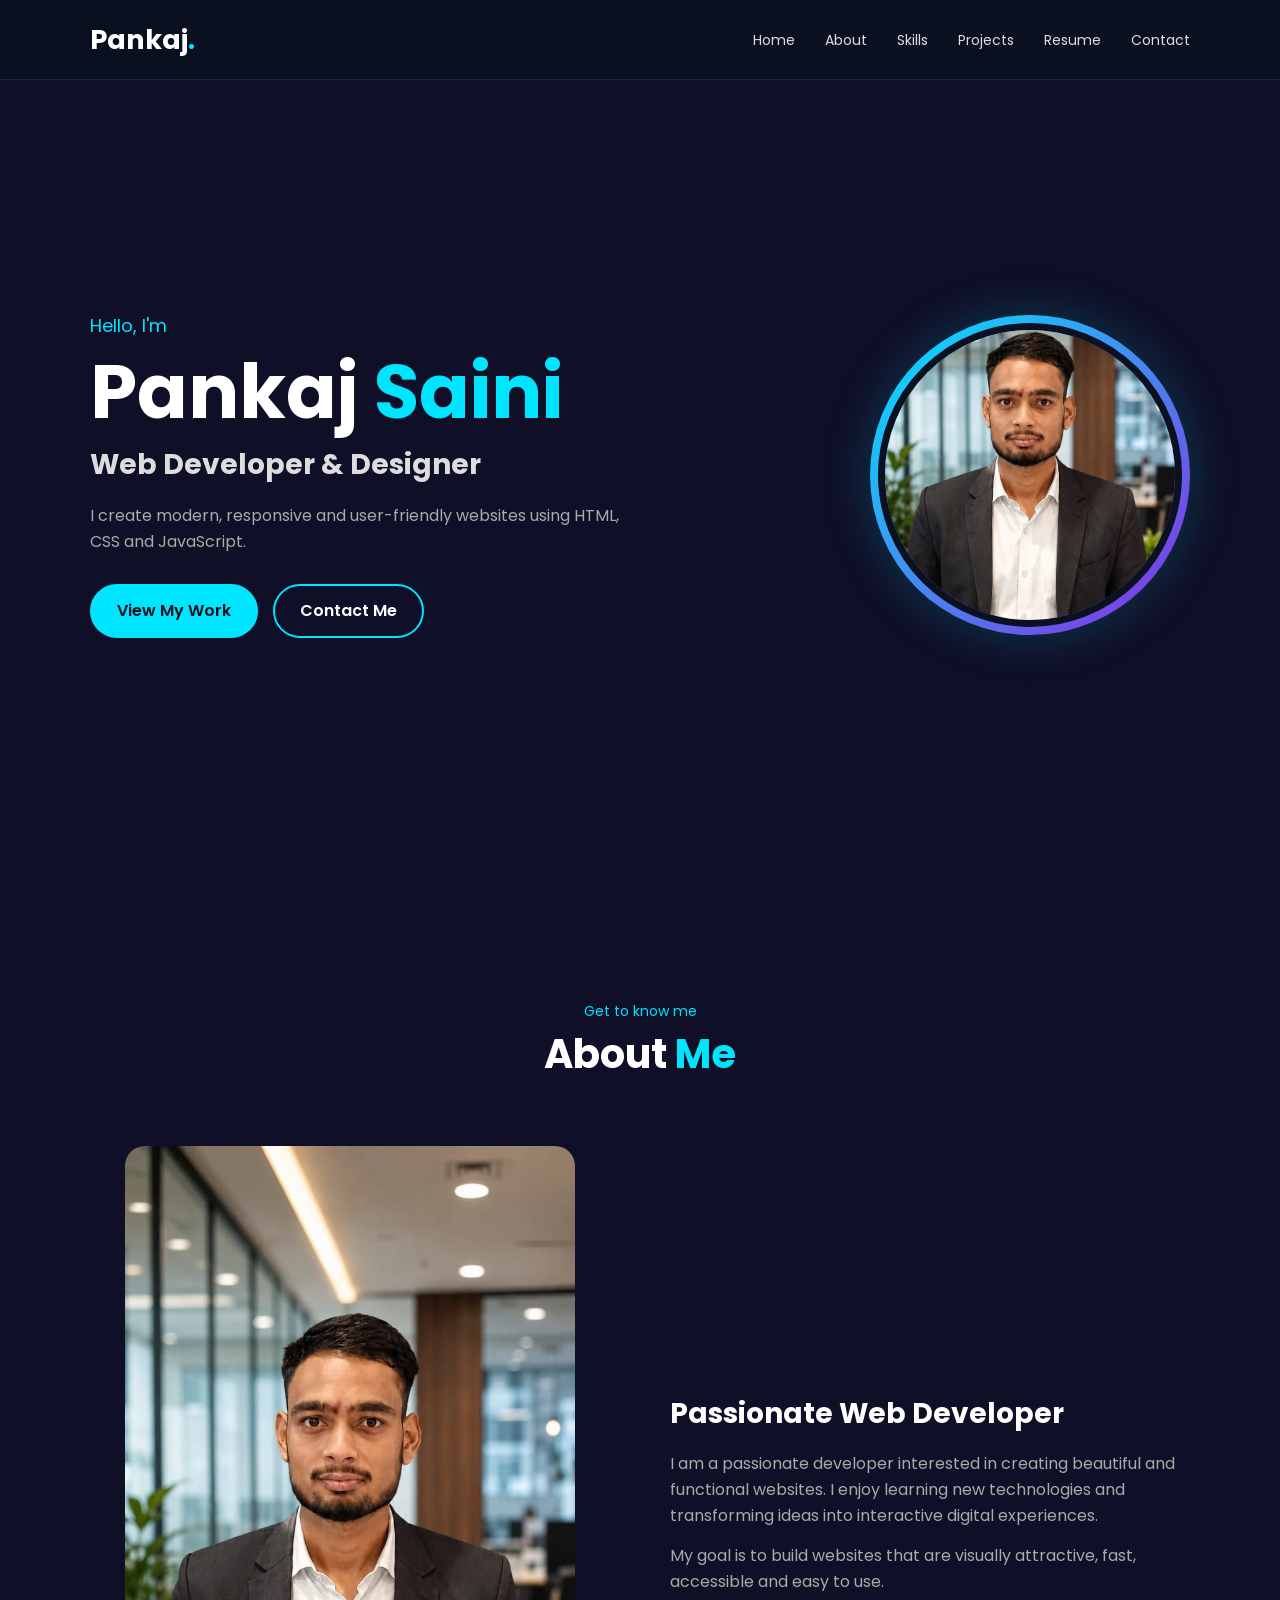
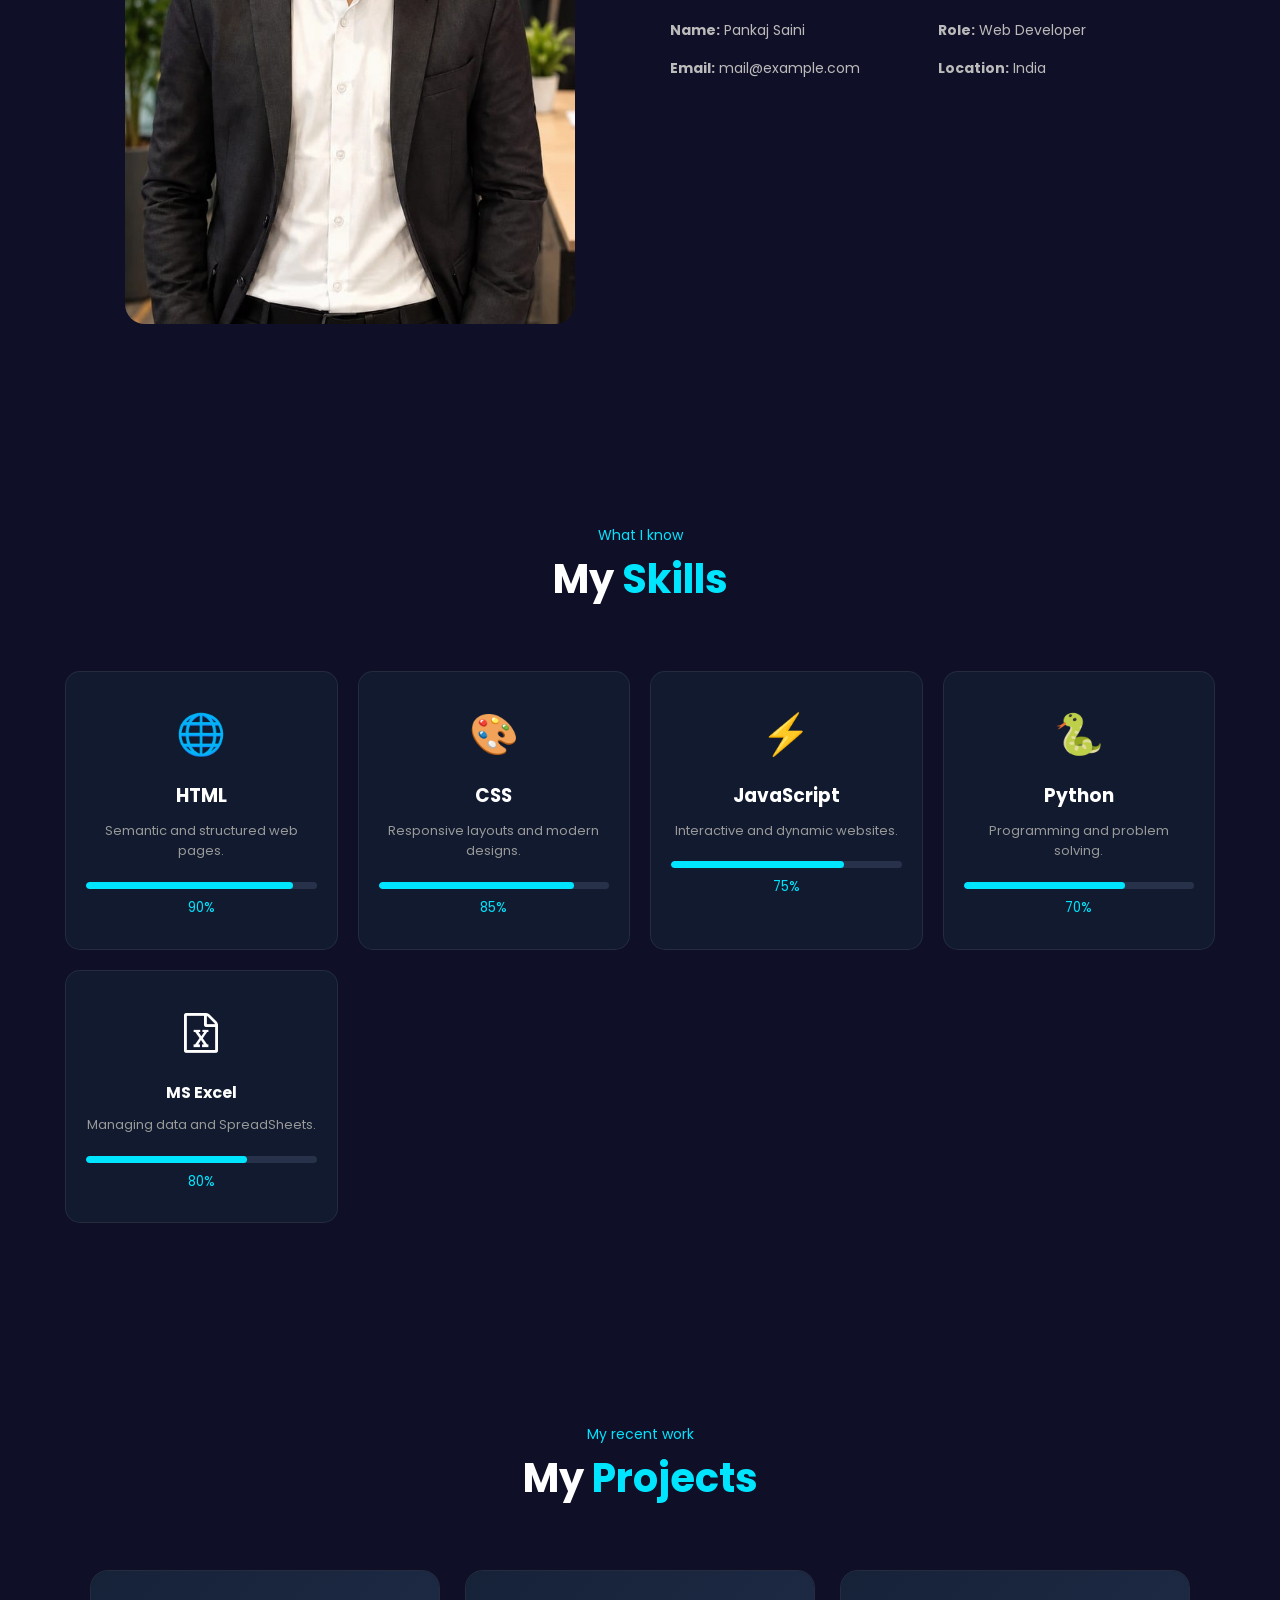
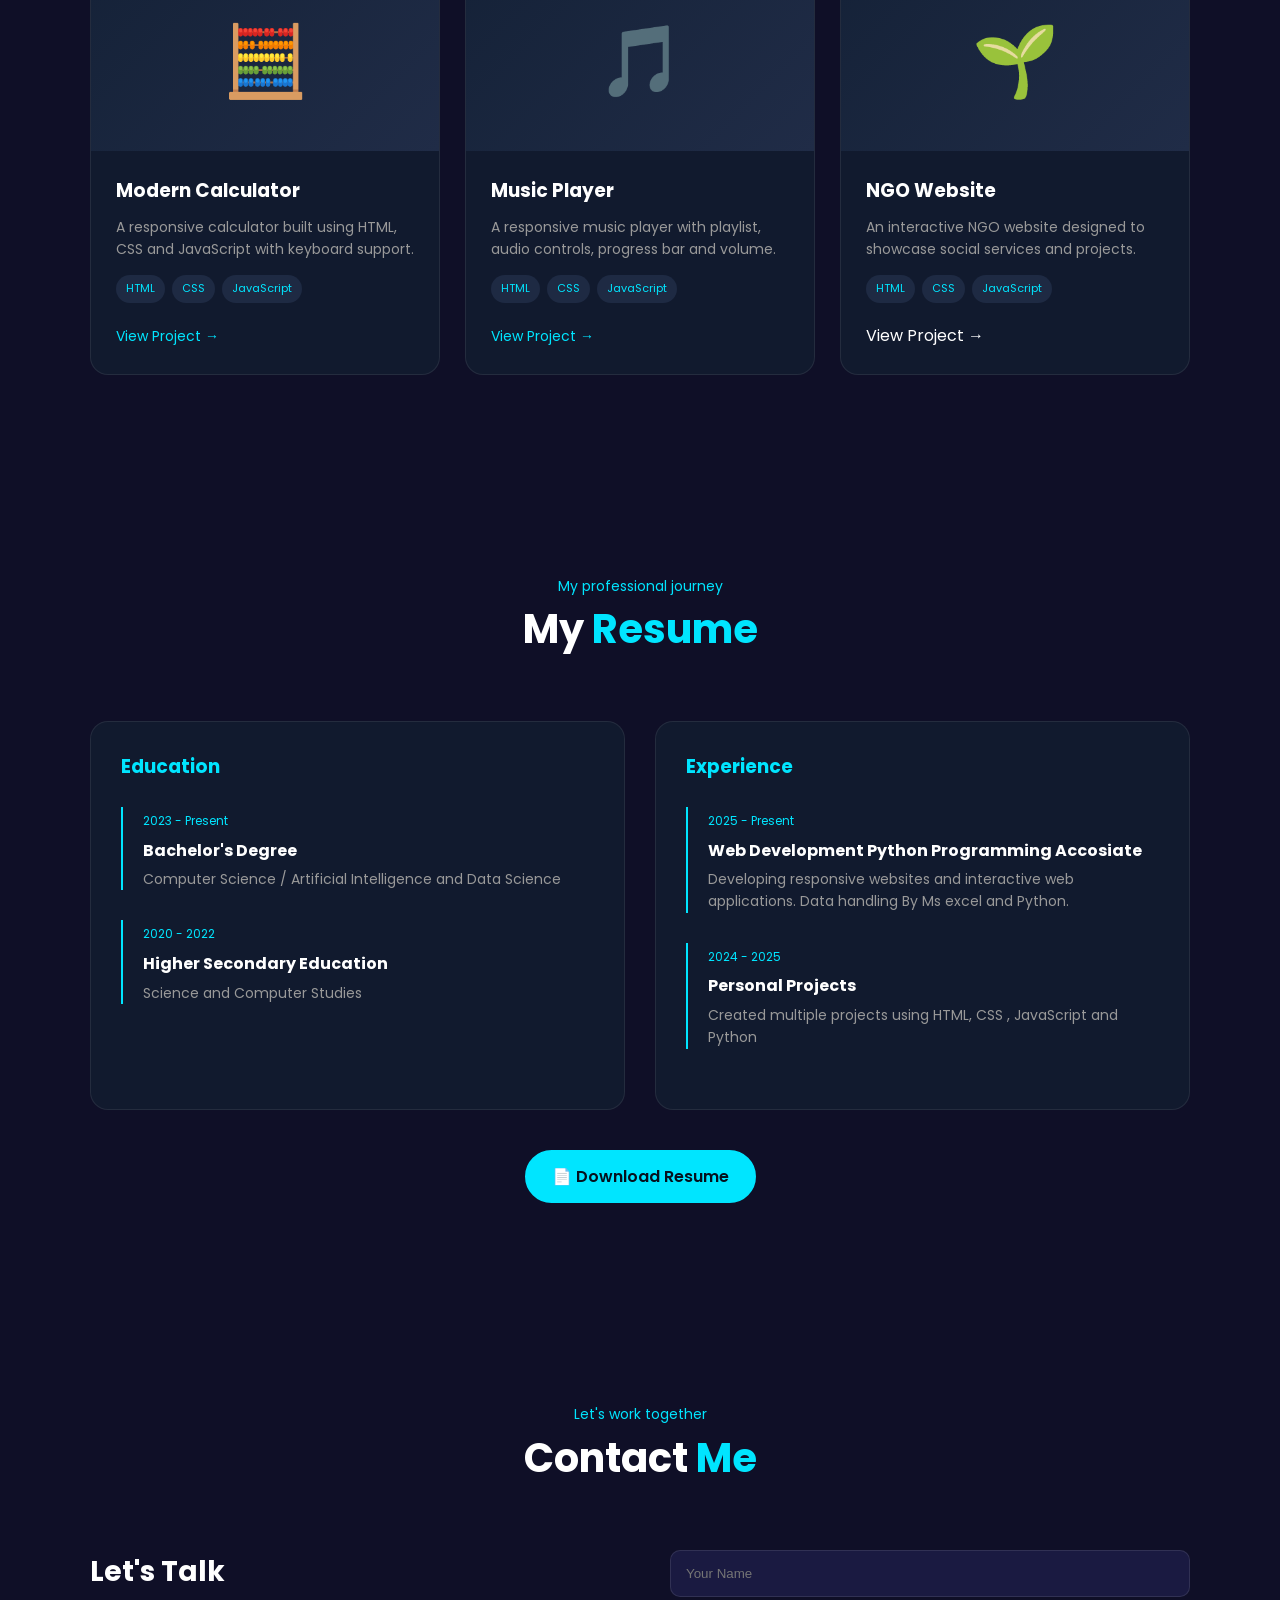
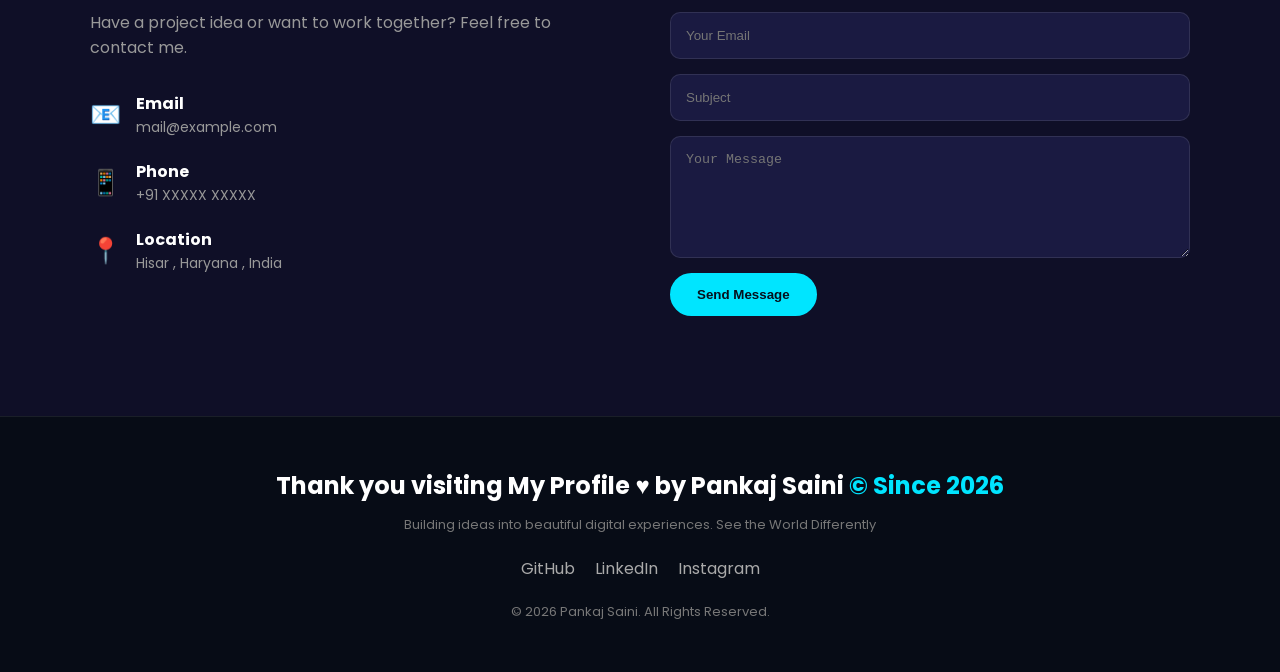
<file: My PRofile/index.html>
<!DOCTYPE html>
<html lang="en">

<head>
    <meta charset="UTF-8">

    <meta name="viewport"
          content="width=device-width, initial-scale=1.0">

    <meta name="description"
          content="Personal portfolio website">

    <title>Pankaj | Personal Portfolio</title>

    <link rel="stylesheet" href="style.css">
    <link rel="stylesheet" href="https://cdnjs.cloudflare.com/ajax/libs/font-awesome/4.7.0/css/font-awesome.min.css">


    <!-- Google Font -->
    <link rel="preconnect"
          href="https://fonts.googleapis.com">

    <link rel="preconnect"
          href="https://fonts.gstatic.com"
          crossorigin>

    <link href="https://fonts.googleapis.com/css2?family=Poppins:wght@300;400;500;600;700&display=swap"
          rel="stylesheet">
</head>

<body>

    <!-- ================= NAVBAR ================= -->

    <header class="header">

        <nav class="navbar">

            <a href="#home" class="logo">
                Pankaj<span>.</span>
            </a>

            <ul class="nav-links" id="navLinks">

                <li>
                    <a href="#home">Home</a>
                </li>

                <li>
                    <a href="#about">About</a>
                </li>

                <li>
                    <a href="#skills">Skills</a>
                </li>

                <li>
                    <a href="#projects">Projects</a>
                </li>

                <li>
                    <a href="#resume">Resume</a>
                </li>

                <li>
                    <a href="#contact">Contact</a>
                </li>

            </ul>

            <button class="menu-btn" id="menuBtn">
                ☰
            </button>

        </nav>

    </header>


    <!-- ================= HOME ================= -->

    <section id="home" class="hero">

        <div class="hero-content">

            <p class="small-text">
                Hello, I'm
            </p>

            <h1>
                Pankaj <span>Saini</span>
            </h1>

            <h2>
                Web Developer & Designer
            </h2>

            <p class="hero-description">
                I create modern, responsive and user-friendly
                websites using HTML, CSS and JavaScript.
            </p>

            <div class="hero-buttons">

                <a href="#projects" class="btn">
                    View My Work
                </a>

                <a href="#contact" class="btn secondary-btn">
                    Contact Me
                </a>

            </div>

        </div>


        <div class="hero-image">

            <div class="profile-circle">

                <img
                    src="Profile photo.jpeg"
                    alt="Profile Photo"
                >

            </div>

        </div>

    </section>


    <!-- ================= ABOUT ================= -->

    <section id="about" class="section">

        <div class="section-title">

            <p>Get to know me</p>

            <h2>About <span>Me</span></h2>

        </div>

        <div class="about-container">

            <div class="about-image">

                <img
                    src="Profile photo.jpeg"
                    alt="About Me"
                >

            </div>

            <div class="about-content">

                <h3>
                    Passionate Web Developer
                </h3>

                <p>
                    I am a passionate developer interested in
                    creating beautiful and functional websites.
                    I enjoy learning new technologies and
                    transforming ideas into interactive digital
                    experiences.
                </p>

                <p>
                    My goal is to build websites that are
                    visually attractive, fast, accessible and
                    easy to use.
                </p>

                <div class="about-info">

                    <div>
                        <strong>Name:</strong>
                        Pankaj Saini
                    </div>

                    <div>
                        <strong>Role:</strong>
                        Web Developer
                    </div>

                    <div>
                        <strong>Email:</strong>
                        mail@example.com
                    </div>

                    <div>
                        <strong>Location:</strong>
                        India
                    </div>

                </div>

            </div>

        </div>

    </section>


    <!-- ================= SKILLS ================= -->

    <section id="skills" class="section skills-section">

        <div class="section-title">

            <p>What I know</p>

            <h2>My <span>Skills</span></h2>

        </div>


        <div class="skills-container">

            <div class="skill-card">

                <div class="skill-icon">
                    🌐
                </div>

                <h3>HTML</h3>

                <p>
                    Semantic and structured web pages.
                </p>

                <div class="skill-bar">
                    <span style="width: 90%;"></span>
                </div>

                <small>90%</small>

            </div>


            <div class="skill-card">

                <div class="skill-icon">
                    🎨
                </div>

                <h3>CSS</h3>

                <p>
                    Responsive layouts and modern designs.
                </p>

                <div class="skill-bar">
                    <span style="width: 85%;"></span>
                </div>

                <small>85%</small>

            </div>


            <div class="skill-card">

                <div class="skill-icon">
                    ⚡
                </div>

                <h3>JavaScript</h3>

                <p>
                    Interactive and dynamic websites.
                </p>

                <div class="skill-bar">
                    <span style="width: 75%;"></span>
                </div>

                <small>75%</small>

            </div>


            <div class="skill-card">

                <div class="skill-icon">
                    🐍
                </div>

                <h3>Python</h3>

                <p>
                    Programming and problem solving.
                </p>

                <div class="skill-bar">
                    <span style="width: 70%;"></span>
                </div>

                <small>70%</small>

            </div>

            <div class="skill-card">
                <div class="skill-icon">
                    <i class="fa">&#xf1c3;</i>


                </div>
                <h4>MS Excel</h4>

                <p>Managing data and SpreadSheets.

                </p>
                <div class="skill-bar">
                    <span style="width: 70%;"></span>
                </div>
                <small>80%</small>
            </div>
        </div>

    </section>


    <!-- ================= PROJECTS ================= -->

    <section id="projects" class="section">

        <div class="section-title">

            <p>My recent work</p>

            <h2>My <span>Projects</span></h2>

        </div>


        <div class="projects-container">


            <div class="project-card">

                <div class="project-image">
                    🧮
                </div>

                <div class="project-content">

                    <h3>
                        Modern Calculator
                    </h3>

                    <p>
                        A responsive calculator built using
                        HTML, CSS and JavaScript with keyboard
                        support.
                    </p>

                    <div class="technologies">

                        <span>HTML</span>
                        <span>CSS</span>
                        <span>JavaScript</span>

                    </div>

                    <a href="#" class="project-link">
                        View Project →
                    </a>

                </div>

            </div>


            <div class="project-card">

                <div class="project-image">
                    🎵
                </div>

                <div class="project-content">

                    <h3>
                        Music Player
                    </h3>

                    <p>
                        A responsive music player with playlist,
                        audio controls, progress bar and volume.
                    </p>

                    <div class="technologies">

                        <span>HTML</span>
                        <span>CSS</span>
                        <span>JavaScript</span>

                    </div>

                    <a href="#" class="project-link">
                        View Project →
                    </a>

                </div>

            </div>


            <div class="project-card">

                <div class="project-image">
                    🌱
                </div>

                <div class="project-content">

                    <h3>
                        NGO Website
                    </h3>

                    <p>
                        An interactive NGO website designed to
                        showcase social services and projects.
                    </p>

                    <div class="technologies">

                        <span>HTML</span>
                        <span>CSS</span>
                        <span>JavaScript</span>

                    </div>

                    <a href="#" class="profile-link">
                        View Project →
                    </a>

                </div>

            </div>


        </div>

    </section>


    <!-- ================= RESUME ================= -->

    <section id="resume" class="section resume-section">

        <div class="section-title">

            <p>My professional journey</p>

            <h2>My <span>Resume</span></h2>

        </div>


        <div class="resume-container">

            <div class="resume-box">

                <h3>Education</h3>

                <div class="timeline">

                    <div class="timeline-item">

                        <span>2023 - Present</span>

                        <h4>
                            Bachelor's Degree
                        </h4>

                        <p>
                            Computer Science / Artificial Intelligence and Data Science
                        </p>

                    </div>


                    <div class="timeline-item">

                        <span>2020 - 2022</span>

                        <h4>
                            Higher Secondary Education
                        </h4>

                        <p>
                            Science and Computer Studies
                        </p>

                    </div>

                </div>

            </div>


            <div class="resume-box">

                <h3>Experience</h3>

                <div class="timeline">

                    <div class="timeline-item">

                        <span>2025 - Present</span>

                        <h4>
                            Web Development
                            Python Programming 
                            Accosiate 
                        </h4>

                        <p>
                            Developing responsive websites
                            and interactive web applications.
                            Data handling By Ms excel and Python.
                        </p>

                    </div>


                    <div class="timeline-item">

                        <span>2024 - 2025</span>

                        <h4>
                            Personal Projects
                        </h4>

                        <p>
                            Created multiple projects using
                            HTML, CSS , JavaScript and Python
                        </p>

                    </div>

                </div>

            </div>

        </div>


        <a href="#" class="btn download-btn">
            📄 Download Resume
        </a>

    </section>


    <!-- ================= CONTACT ================= -->

    <section id="contact" class="section contact-section">

        <div class="section-title">

            <p>Let's work together</p>

            <h2>Contact <span>Me</span></h2>

        </div>


        <div class="contact-container">


            <div class="contact-info">

                <h3>
                    Let's Talk
                </h3>

                <p>
                    Have a project idea or want to work
                    together? Feel free to contact me.
                </p>


                <div class="contact-item">

                    <span>📧</span>

                    <div>
                        <strong>Email</strong>
                        <p>mail@example.com</p>
                    </div>

                </div>


                <div class="contact-item">

                    <span>📱</span>

                    <div>
                        <strong>Phone</strong>
                        <p>+91 XXXXX XXXXX</p>
                    </div>

                </div>


                <div class="contact-item">

                    <span>📍</span>

                    <div>
                        <strong>Location</strong>
                        <p>Hisar , Haryana , India</p>
                    </div>

                </div>

            </div>


            <form class="contact-form"
                  id="contactForm">

                <input
                    type="text"
                    id="name"
                    placeholder="Your Name"
                    required
                >

                <input
                    type="email"
                    id="email"
                    placeholder="Your Email"
                    required
                >

                <input
                    type="text"
                    id="subject"
                    placeholder="Subject"
                    required
                >

                <textarea
                    id="message"
                    rows="6"
                    placeholder="Your Message"
                    required
                ></textarea>

                <button
                    type="submit"
                    class="btn">
                    Send Message
                </button>

            </form>

        </div>

    </section>


    <!-- ================= FOOTER ================= -->

    <footer>

        <div class="footer-content">

            <h2>Thank you visiting My Profile &hearts; by Pankaj Saini<span>
                &#169; Since 2026
            </span></h2>

            <p>
                Building ideas into beautiful digital
                experiences. See the World Differently 
            </p>

            <div class="social-links">

                <a href="#">GitHub</a>
                <a href="#">LinkedIn</a>
                <a href="#">Instagram</a>

            </div>

            <p class="copyright">
                © 2026 Pankaj Saini. All Rights Reserved.
            </p>

        </div>

    </footer>


    <script src="script.js"></script>

</body>
</html>
</file>
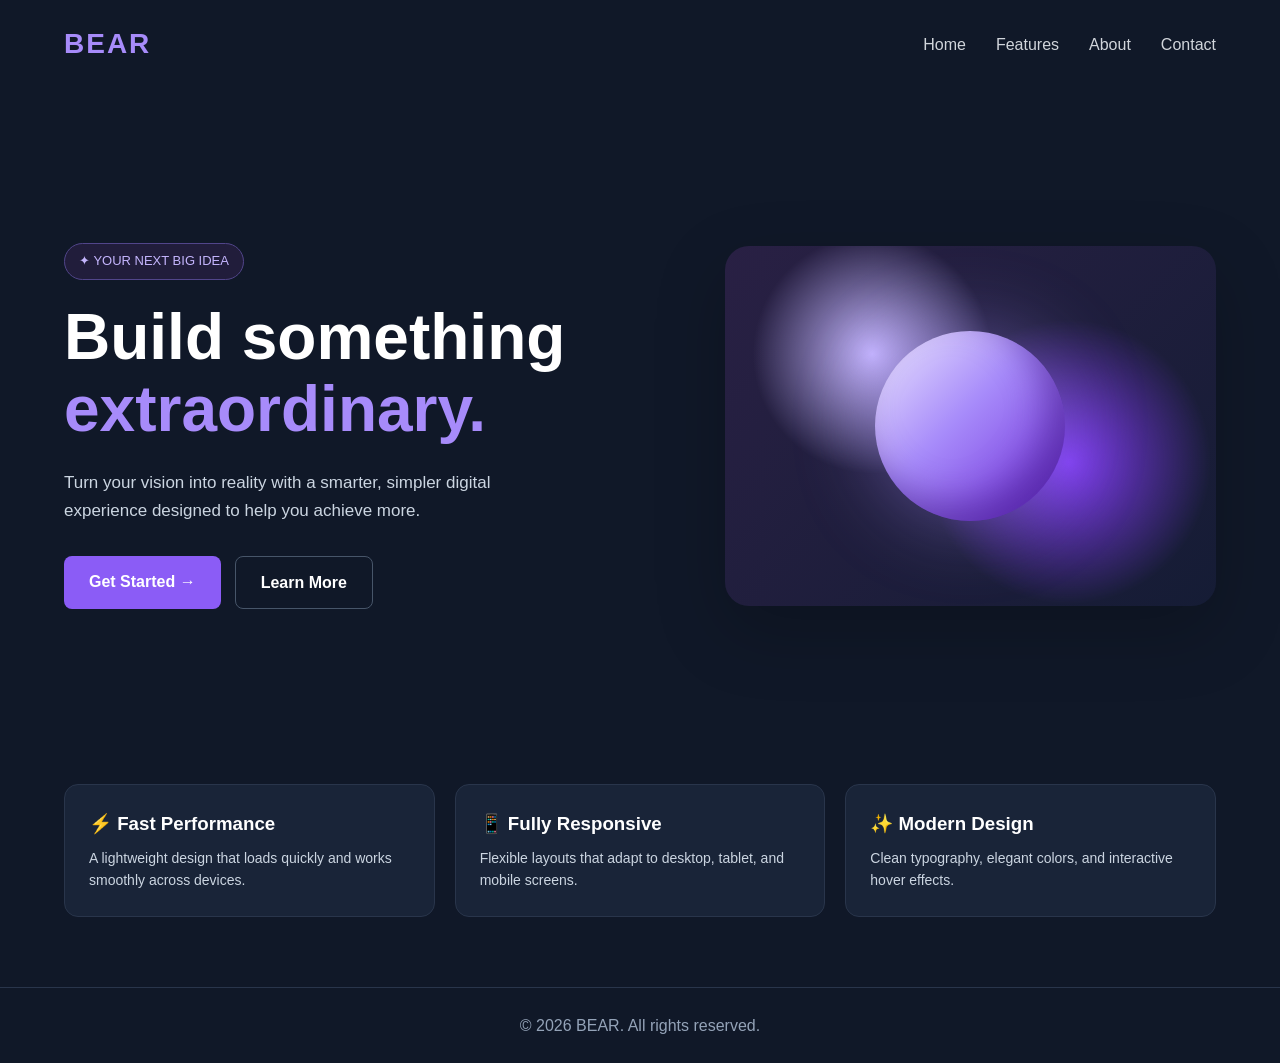
<file: responsive landing page/index.html>
<!DOCTYPE html>
<html lang="en">
<head>
  <meta charset="UTF-8">
  <meta name="viewport" content="width=device-width, initial-scale=1.0">
  <title>BEAR | Responsive Landing Page</title>

  <style>
    /* 1. Global styles */
    * {
      margin: 0;
      padding: 0;
      box-sizing: border-box;
    }

    html {
      scroll-behavior: smooth;
    }

    body {
      font-family: Arial, Helvetica, sans-serif;
      background: #101828;
      color: #ffffff;
      line-height: 1.6;
    }

    a {
      text-decoration: none;
      color: inherit;
    }

    /* 2. Navigation bar */
    .navbar {
      max-width: 1200px;
      margin: auto;
      padding: 22px 24px;
      display: flex;
      justify-content: space-between;
      align-items: center;
      gap: 24px;
    }

    .logo {
      font-size: 28px;
      font-weight: bold;
      color: #a78bfa;
      letter-spacing: 2px;
    }

    .nav-links {
      display: flex;
      align-items: center;
      gap: 30px;
      list-style: none;
    }

    .nav-links a {
      color: #d1d5db;
      transition: color 0.3s ease;
    }

    .nav-links a:hover {
      color: #a78bfa;
    }

    /* 3. Hero section */
    .hero {
      max-width: 1200px;
      min-height: 75vh;
      margin: auto;
      padding: 60px 24px;
      display: grid;
      grid-template-columns: 1.1fr 0.9fr;
      align-items: center;
      gap: 60px;
    }

    .hero-content {
      max-width: 580px;
    }

    .tagline {
      display: inline-block;
      padding: 7px 14px;
      margin-bottom: 22px;
      border: 1px solid #51458a;
      border-radius: 30px;
      color: #c4b5fd;
      background: #211d3b;
      font-size: 13px;
    }

    .hero h1 {
      font-size: clamp(36px, 5vw, 64px);
      line-height: 1.12;
      margin-bottom: 24px;
    }

    .hero h1 span {
      color: #a78bfa;
    }

    .hero p {
      max-width: 500px;
      color: #cbd5e1;
      font-size: 17px;
      margin-bottom: 32px;
    }

    /* 4. Call-to-action buttons */
    .hero-buttons {
      display: flex;
      flex-wrap: wrap;
      gap: 14px;
    }

    .btn {
      display: inline-block;
      padding: 13px 25px;
      border-radius: 8px;
      font-weight: bold;
      text-align: center;
      transition:
        transform 0.3s ease,
        background 0.3s ease,
        box-shadow 0.3s ease;
    }

    .btn-primary {
      background: #8b5cf6;
      color: white;
    }

    .btn-primary:hover {
      background: #7c3aed;
      transform: translateY(-3px);
      box-shadow: 0 10px 25px #8b5cf640;
    }

    .btn-secondary {
      border: 1px solid #475569;
      color: #ffffff;
    }

    .btn-secondary:hover {
      background: #263248;
      transform: translateY(-3px);
    }

    /* 5. Hero image */
    .hero-image {
      min-height: 360px;
      border-radius: 24px;
      background:
        radial-gradient(
          circle at 30% 30%,
          #c4b5fd,
          transparent 28%
        ),
        radial-gradient(
          circle at 70% 60%,
          #7c3aed,
          transparent 35%
        ),
        linear-gradient(135deg, #292044, #151c35);
      display: flex;
      align-items: center;
      justify-content: center;
      overflow: hidden;
      box-shadow: 0 25px 70px #00000035;
    }

    .hero-image .orb {
      width: 190px;
      height: 190px;
      border-radius: 50%;
      background: linear-gradient(
        135deg,
        #ede9fe,
        #a78bfa 45%,
        #6d28d9
      );
      box-shadow:
        inset -18px -18px 35px #3b167d80,
        0 0 80px #a78bfa70;
      transition: transform 0.5s ease;
    }

    .hero-image:hover .orb {
      transform: scale(1.1) rotate(12deg);
    }

    /* 6. Feature cards */
    .features {
      max-width: 1200px;
      margin: 0 auto;
      padding: 20px 24px 70px;
      display: grid;
      grid-template-columns: repeat(3, 1fr);
      gap: 20px;
    }

    .feature-card {
      padding: 24px;
      background: #192438;
      border: 1px solid #29354b;
      border-radius: 14px;
      transition:
        transform 0.3s ease,
        border-color 0.3s ease;
    }

    .feature-card:hover {
      transform: translateY(-5px);
      border-color: #8b5cf6;
    }

    .feature-card h3 {
      margin-bottom: 8px;
    }

    .feature-card p {
      color: #cbd5e1;
      font-size: 14px;
    }

    footer {
      padding: 25px;
      text-align: center;
      color: #94a3b8;
      border-top: 1px solid #29354b;
    }

    /* 7. Tablet: screens up to 900px */
    @media (max-width: 900px) {
      .hero {
        gap: 30px;
        padding-top: 45px;
      }

      .hero h1 {
        font-size: 44px;
      }

      .hero-image {
        min-height: 300px;
      }

      .hero-image .orb {
        width: 150px;
        height: 150px;
      }
    }

    /* 8. Mobile: screens up to 600px */
    @media (max-width: 600px) {
      .navbar {
        padding: 18px 20px;
        flex-wrap: wrap;
      }

      .logo {
        font-size: 24px;
      }

      .nav-links {
        width: 100%;
        justify-content: space-between;
        gap: 12px;
        font-size: 14px;
      }

      .hero {
        grid-template-columns: 1fr;
        gap: 35px;
        padding: 35px 20px 45px;
        min-height: auto;
      }

      .hero h1 {
        font-size: clamp(36px, 10vw, 48px);
      }

      .hero p {
        font-size: 16px;
      }

      .hero-buttons {
        flex-direction: column;
      }

      .btn {
        width: 100%;
      }

      .hero-image {
        min-height: 260px;
      }

      .features {
        grid-template-columns: 1fr;
        padding: 0 20px 45px;
      }
    }

    /* 9. Small mobile screens */
    @media (max-width: 360px) {
      .navbar {
        padding: 16px 14px;
      }

      .nav-links {
        gap: 8px;
        font-size: 12px;
      }

      .hero {
        padding-left: 14px;
        padding-right: 14px;
      }

      .hero h1 {
        font-size: 34px;
      }

      .features {
        padding-left: 14px;
        padding-right: 14px;
      }
    }

    /* Respect reduced-motion preferences */
    @media (prefers-reduced-motion: reduce) {
      *,
      *::before,
      *::after {
        scroll-behavior: auto !important;
        transition-duration: 0.01ms !important;
        animation-duration: 0.01ms !important;
      }
    }
  </style>
</head>

<body>

  <!-- Navigation -->
  <header>
    <nav class="navbar" aria-label="Main navigation">
      <a href="#" class="logo">BEAR</a>

      <ul class="nav-links">
        <li><a href="#home">Home</a></li>
        <li><a href="#features">Features</a></li>
        <li><a href="#about">About</a></li>
        <li><a href="#contact">Contact</a></li>
      </ul>
    </nav>
  </header>

  <!-- Hero banner -->
  <main>
    <section class="hero" id="home">
      <div class="hero-content">
        <span class="tagline">✦ YOUR NEXT BIG IDEA</span>

        <h1>
          Build something
          <span>extraordinary.</span>
        </h1>

        <p>
          Turn your vision into reality with a smarter,
          simpler digital experience designed to help
          you achieve more.
        </p>

        <div class="hero-buttons">
          <a href="#features" class="btn btn-primary">
            Get Started →
          </a>

          <a href="#about" class="btn btn-secondary">
            Learn More
          </a>
        </div>
      </div>

      <div class="hero-image" role="img"
           aria-label="Abstract purple glowing sphere">
        <div class="orb"></div>
      </div>
    </section>

    <!-- Features -->
    <section class="features" id="features">
      <article class="feature-card">
        <h3>⚡ Fast Performance</h3>
        <p>
          A lightweight design that loads quickly
          and works smoothly across devices.
        </p>
      </article>

      <article class="feature-card" id="about">
        <h3>📱 Fully Responsive</h3>
        <p>
          Flexible layouts that adapt to desktop,
          tablet, and mobile screens.
        </p>
      </article>

      <article class="feature-card" id="contact">
        <h3>✨ Modern Design</h3>
        <p>
          Clean typography, elegant colors,
          and interactive hover effects.
        </p>
      </article>
    </section>
  </main>

  <footer>
    <p>&copy; 2026 BEAR. All rights reserved.</p>
  </footer>

</body>
</html>
</file>
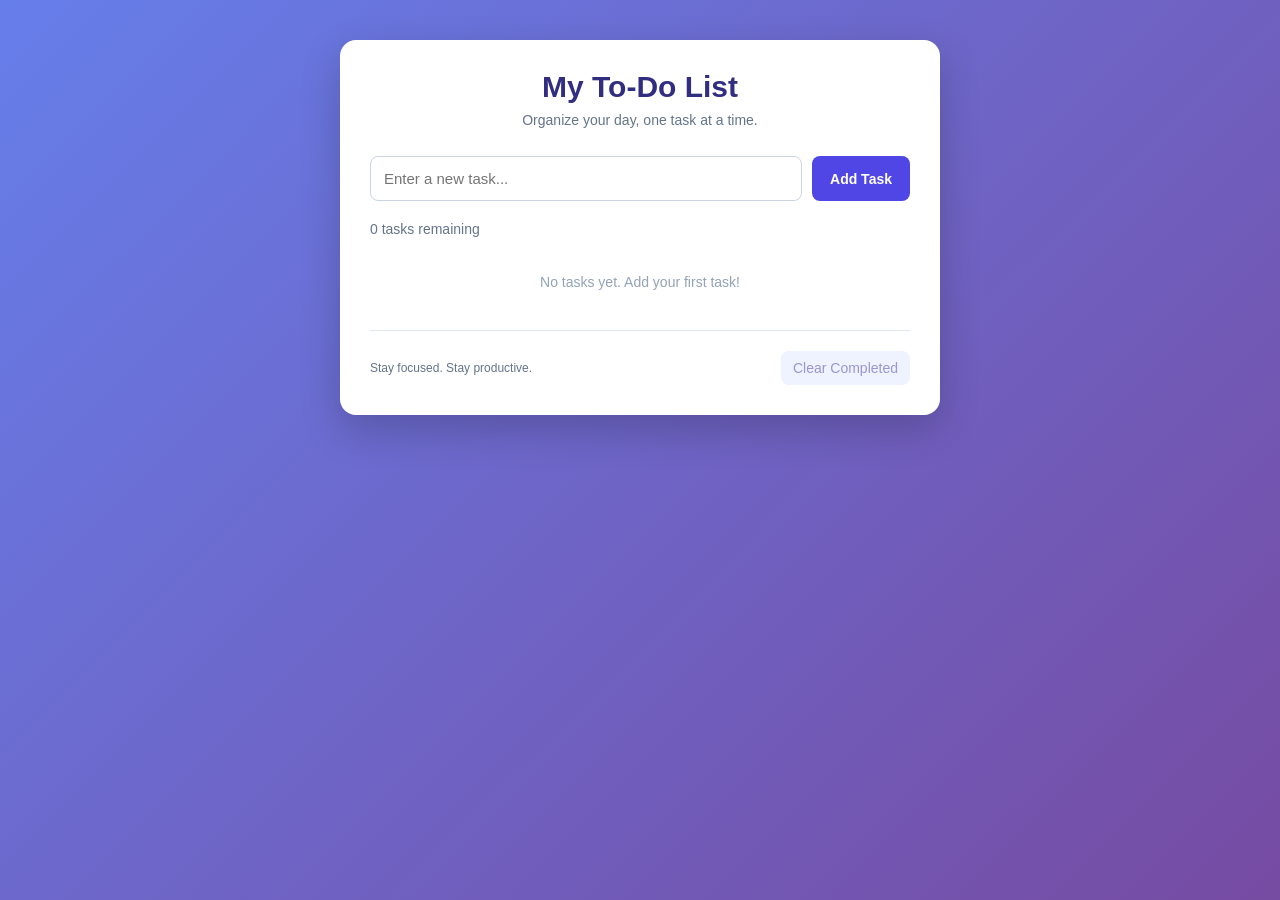
<file: to do list/index.html>
<!DOCTYPE html>
<html lang="en">
<head>
    <meta charset="UTF-8">
    <meta name="viewport" content="width=device-width, initial-scale=1.0">

    <title>Interactive To-Do List</title>

    <link rel="stylesheet" href="style.css">
    <script src="script.js" defer></script>
</head>
<body>

    <main class="todo-container">
        <header class="todo-header">
            <h1>My To-Do List</h1>
            <p>Organize your day, one task at a time.</p>
        </header>

        <form id="todo-form" class="todo-form">
            <input
                type="text"
                id="task-input"
                placeholder="Enter a new task..."
                aria-label="New task"
                maxlength="200"
                required
            >

            <button type="submit" class="add-btn">
                Add Task
            </button>
        </form>

        <p id="task-counter" class="task-counter">
            0 tasks remaining
        </p>

        <ul id="task-list" class="task-list">
            <!-- Tasks are added dynamically by JavaScript -->
        </ul>

        <p id="empty-message" class="empty-message">
            No tasks yet. Add your first task!
        </p>

        <footer class="todo-footer">
            <span>Stay focused. Stay productive.</span>
            <button id="clear-completed" class="clear-btn" type="button">
                Clear Completed
            </button>
        </footer>
    </main>

</body>
</html>
</file>
<file: My PRofile/style.css>
* {
    margin: 0;
    padding: 0;
    box-sizing: border-box;
}

html {
    scroll-behavior: smooth;
}

body {
    font-family: "Poppins", sans-serif;
    background: #0f0f27;
    color: white;
    line-height: 1.6;
}

a {
    text-decoration: none;
    color: inherit;
}

ul {
    list-style: none;
}


/* ================= NAVBAR ================= */

.header {
    position: fixed;
    top: 0;
    left: 0;
    width: 100%;

    z-index: 1000;

    background: rgba(11, 17, 32, 0.85);

    backdrop-filter: blur(15px);

    border-bottom: 1px solid rgba(255,255,255,0.08);
}

.navbar {
    max-width: 1150px;

    margin: auto;

    padding: 18px 25px;

    display: flex;

    align-items: center;

    justify-content: space-between;
}

.logo {
    font-size: 27px;

    font-weight: 700;
}

.logo span,
h1 span,
h2 span,
footer span {
    color: #00e5ff;
}

.nav-links {
    display: flex;

    gap: 30px;
}

.nav-links a {
    color: #ddd;

    font-size: 14px;

    transition: 0.3s;
}

.nav-links a:hover {
    color: #00e5ff;
}

.menu-btn {
    display: none;

    border: none;

    background: transparent;

    color: white;

    font-size: 25px;

    cursor: pointer;
}


/* ================= HERO ================= */

.hero {
    min-height: 100vh;

    max-width: 1150px;

    margin: auto;

    padding: 130px 25px 80px;

    display: flex;

    align-items: center;

    justify-content: space-between;

    gap: 50px;
}

.hero-content {
    max-width: 650px;

    animation: slideLeft 1s ease;
}

.small-text {
    color: #00e5ff;

    font-size: 18px;
}

.hero h1 {
    font-size: clamp(45px, 7vw, 75px);

    line-height: 1.1;

    margin: 10px 0;
}

.hero h2 {
    font-size: 28px;

    color: #ddd;

    margin-bottom: 15px;
}

.hero-description {
    color: #aaa;

    max-width: 550px;

    margin-bottom: 30px;
}

.hero-buttons {
    display: flex;

    gap: 15px;
}

.btn {
    display: inline-block;

    padding: 12px 25px;

    border-radius: 30px;

    background: #00e5ff;

    color: #06101d;

    font-weight: 600;

    border: 2px solid #00e5ff;

    transition: 0.3s;
}

.btn:hover {
    transform: translateY(-4px);

    box-shadow: 0 10px 30px rgba(0,229,255,0.3);
}

.secondary-btn {
    background: transparent;

    color: white;
}

.secondary-btn:hover {
    background: #00e5ff;

    color: #06101d;
}


/* Profile */

.hero-image {
    animation: slideRight 1s ease;
}

.profile-circle {
    width: 320px;
    height: 320px;

    border-radius: 50%;

    padding: 8px;

    background: linear-gradient(
        135deg,
        #00e5ff,
        #8a2be2
    );

    box-shadow:
        0 0 50px rgba(0,229,255,0.2);
}

.profile-circle img {
    width: 100%;
    height: 100%;

    object-fit: cover;

    border-radius: 50%;

    border: 7px solid #0b1120;
}


/* ================= SECTIONS ================= */

.section {
    max-width: 1150px;

    margin: auto;

    padding: 100px 25px;
}

.section-title {
    text-align: center;

    margin-bottom: 60px;
}

.section-title p {
    color: #00e5ff;

    font-size: 14px;
}

.section-title h2 {
    font-size: 40px;
}


/* ================= ABOUT ================= */

.about-container {
    display: grid;

    grid-template-columns: 1fr 1fr;

    gap: 60px;

    align-items: center;
}

.about-image img {
    width: 100%;

    max-width: 450px;

    display: block;

    margin: auto;

    border-radius: 20px;

    transition: 0.4s;
}

.about-image img:hover {
    transform: scale(1.03);
}

.about-content h3 {
    font-size: 28px;

    margin-bottom: 15px;
}

.about-content p {
    color: #aaa;

    margin-bottom: 15px;
}

.about-info {
    display: grid;

    grid-template-columns: 1fr 1fr;

    gap: 15px;

    margin-top: 25px;

    color: #bbb;

    font-size: 14px;
}


/* ================= SKILLS ================= */

.skills-section {
    max-width: 1200px;
}

.skills-container {
    display: grid;

    grid-template-columns:
        repeat(4, 1fr);

    gap: 20px;
}

.skill-card {
    padding: 30px 20px;

    text-align: center;

    background: #111a2e;

    border: 1px solid rgba(255,255,255,0.08);

    border-radius: 15px;

    transition: 0.3s;
}

.skill-card:hover {
    transform: translateY(-10px);

    border-color: #00e5ff;

    box-shadow:
        0 15px 35px rgba(0,0,0,0.3);
}

.skill-icon {
    font-size: 40px;

    margin-bottom: 15px;
}

.skill-card p {
    color: #999;

    font-size: 13px;

    margin: 10px 0 20px;
}

.skill-bar {
    height: 7px;

    background: #273149;

    border-radius: 10px;

    overflow: hidden;
}

.skill-bar span {
    display: block;

    height: 100%;

    background: #00e5ff;

    border-radius: 10px;
}

.skill-card small {
    display: block;

    color: #00e5ff;

    margin-top: 8px;
}


/* ================= PROJECTS ================= */

.projects-container {
    display: grid;

    grid-template-columns:
        repeat(3, 1fr);

    gap: 25px;
}

.project-card {
    overflow: hidden;

    border-radius: 18px;

    background: #111a2e;

    border: 1px solid rgba(255,255,255,0.08);

    transition: 0.3s;
}

.project-card:hover {
    transform: translateY(-10px);

    border-color: #00e5ff;
}

.project-image {
    height: 180px;

    display: flex;

    justify-content: center;

    align-items: center;

    font-size: 70px;

    background:
        linear-gradient(
            135deg,
            #152238,
            #202c47
        );
}

.project-content {
    padding: 25px;
}

.project-content h3 {
    margin-bottom: 10px;
}

.project-content p {
    color: #999;

    font-size: 14px;

    margin-bottom: 15px;
}

.technologies {
    display: flex;

    gap: 7px;

    flex-wrap: wrap;

    margin-bottom: 20px;
}

.technologies span {
    padding: 5px 10px;

    font-size: 11px;

    border-radius: 20px;

    background: #1e2a43;

    color: #00e5ff;
}

.project-link {
    color: #00e5ff;

    font-size: 14px;
}


/* ================= RESUME ================= */

.resume-container {
    display: grid;

    grid-template-columns: 1fr 1fr;

    gap: 30px;

    margin-bottom: 40px;
}

.resume-box {
    background: #111a2e;

    padding: 30px;

    border-radius: 18px;

    border: 1px solid rgba(255,255,255,0.08);
}

.resume-box h3 {
    color: #00e5ff;

    margin-bottom: 25px;
}

.timeline-item {
    position: relative;

    padding-left: 20px;

    margin-bottom: 30px;

    border-left: 2px solid #00e5ff;
}

.timeline-item span {
    color: #00e5ff;

    font-size: 12px;
}

.timeline-item h4 {
    margin: 5px 0;
}

.timeline-item p {
    color: #999;

    font-size: 14px;
}

.download-btn {
    display: block;

    width: max-content;

    margin: auto;
}


/* ================= CONTACT ================= */

.contact-container {
    display: grid;

    grid-template-columns: 1fr 1fr;

    gap: 60px;
}

.contact-info h3 {
    font-size: 28px;

    margin-bottom: 15px;
}

.contact-info > p {
    color: #999;

    margin-bottom: 30px;
}

.contact-item {
    display: flex;

    gap: 15px;

    align-items: center;

    margin-bottom: 20px;
}

.contact-item > span {
    font-size: 25px;
}

.contact-item p {
    color: #999;

    font-size: 14px;
}

.contact-form {
    display: flex;

    flex-direction: column;

    gap: 15px;
}

.contact-form input,
.contact-form textarea {
    width: 100%;

    padding: 15px;

    border: 1px solid rgba(255,255,255,0.1);

    border-radius: 10px;

    outline: none;

    background: #1a1a41;

    color: white;

    resize: vertical;
}

.contact-form input:focus,
.contact-form textarea:focus {
    border-color: #00e5ff;
}

.contact-form button {
    cursor: pointer;

    width: max-content;
}


/* ================= FOOTER ================= */

footer {
    text-align: center;

    padding: 50px 20px;

    background: #070c16;

    border-top: 1px solid rgba(255,255,255,0.08);
}

footer h2 {
    margin-bottom: 10px;
}

footer p {
    color: #777;

    font-size: 13px;
}

.social-links {
    display: flex;

    justify-content: center;

    gap: 20px;

    margin: 20px 0;
}

.social-links a {
    color: #aaa;

    transition: 0.3s;
}

.social-links a:hover {
    color: #00e5ff;
}

.copyright {
    margin-top: 20px;
}


/* ================= ANIMATIONS ================= */

@keyframes slideLeft {

    from {
        opacity: 0;

        transform: translateX(-50px);
    }

    to {
        opacity: 1;

        transform: translateX(0);
    }

}

@keyframes slideRight {

    from {
        opacity: 0;

        transform: translateX(50px);
    }

    to {
        opacity: 1;

        transform: translateX(0);
    }

}


/* ================= RESPONSIVE ================= */

@media (max-width: 900px) {

    .skills-container {
        grid-template-columns:
            repeat(2, 1fr);
    }

    .projects-container {
        grid-template-columns:
            repeat(2, 1fr);
    }

    .hero {
        flex-direction: column-reverse;

        text-align: center;
    }

    .hero-description {
        margin-left: auto;
        margin-right: auto;
    }

    .hero-buttons {
        justify-content: center;
    }

}


@media (max-width: 700px) {

    .menu-btn {
        display: block;
    }

    .nav-links {
        position: absolute;

        top: 70px;

        left: 0;

        width: 100%;

        display: none;

        flex-direction: column;

        text-align: center;

        gap: 0;

        background: #0b1120;

        padding: 10px 0;
    }

    .nav-links.active {
        display: flex;
    }

    .nav-links li {
        padding: 12px;
    }

    .about-container,
    .resume-container,
    .contact-container {
        grid-template-columns: 1fr;
    }

    .projects-container {
        grid-template-columns: 1fr;
    }

    .profile-circle {
        width: 250px;
        height: 250px;
    }

}


@media (max-width: 500px) {

    .skills-container {
        grid-template-columns: 1fr;
    }

    .hero h1 {
        font-size: 45px;
    }

    .hero h2 {
        font-size: 22px;
    }

    .about-info {
        grid-template-columns: 1fr;
    }

}
</file>
<file: to do list/style.css>
/* General styles */
* {
    margin: 0;
    padding: 0;
    box-sizing: border-box;
}

body {
    font-family: Arial, Helvetica, sans-serif;
    background: linear-gradient(135deg, #667eea, #764ba2);
    min-height: 100vh;
    padding: 40px 16px;
    display: flex;
    justify-content: center;
    align-items: flex-start;
    color: #263238;
}

/* Main container */
.todo-container {
    width: 100%;
    max-width: 600px;
    background: #ffffff;
    padding: 30px;
    border-radius: 16px;
    box-shadow: 0 15px 40px rgba(0, 0, 0, 0.2);
}

/* Header */
.todo-header {
    text-align: center;
    margin-bottom: 28px;
}

.todo-header h1 {
    font-size: 30px;
    margin-bottom: 8px;
    color: #312e81;
}

.todo-header p {
    color: #64748b;
    font-size: 14px;
}

/* Input form */
.todo-form {
    display: flex;
    gap: 10px;
    margin-bottom: 20px;
}

#task-input {
    flex: 1;
    min-width: 0;
    padding: 13px;
    border: 1px solid #cbd5e1;
    border-radius: 8px;
    font-size: 15px;
    outline: none;
    transition: border-color 0.3s, box-shadow 0.3s;
}

#task-input:focus {
    border-color: #6366f1;
    box-shadow: 0 0 0 3px #6366f120;
}

/* Buttons */
button {
    cursor: pointer;
    border: none;
    border-radius: 8px;
    font-size: 14px;
    transition: background 0.3s, transform 0.2s;
}

button:focus-visible,
input:focus-visible {
    outline: 2px solid #4f46e5;
    outline-offset: 3px;
}

button:active {
    transform: scale(0.97);
}

.add-btn {
    padding: 12px 18px;
    background: #4f46e5;
    color: white;
    font-weight: bold;
}

.add-btn:hover {
    background: #3730a3;
}

/* Task counter */
.task-counter {
    color: #64748b;
    font-size: 14px;
    margin-bottom: 12px;
}

/* Task list */
.task-list {
    list-style: none;
}

.task-item {
    display: flex;
    align-items: center;
    gap: 12px;
    padding: 14px 12px;
    margin-bottom: 10px;
    border: 1px solid #e2e8f0;
    border-radius: 10px;
    background: #f8fafc;
    transition: background 0.3s, border-color 0.3s;
}

.task-item:hover {
    border-color: #a5b4fc;
}

.task-checkbox {
    width: 18px;
    height: 18px;
    flex-shrink: 0;
    accent-color: #4f46e5;
    cursor: pointer;
}

.task-text {
    flex: 1;
    min-width: 0;
    overflow-wrap: anywhere;
    font-size: 15px;
}

/* Completed task styling */
.task-item.completed {
    background: #f0fdf4;
    border-color: #bbf7d0;
}

.task-item.completed .task-text {
    text-decoration: line-through;
    color: #94a3b8;
}

/* Delete button */
.delete-btn {
    padding: 8px 10px;
    background: #fee2e2;
    color: #b91c1c;
    flex-shrink: 0;
}

.delete-btn:hover {
    background: #fecaca;
}

/* Empty list message */
.empty-message {
    text-align: center;
    padding: 25px 10px;
    color: #94a3b8;
    font-size: 14px;
}

.empty-message.hidden {
    display: none;
}

/* Footer */
.todo-footer {
    display: flex;
    justify-content: space-between;
    align-items: center;
    gap: 12px;
    flex-wrap: wrap;
    border-top: 1px solid #e2e8f0;
    margin-top: 15px;
    padding-top: 20px;
    color: #64748b;
    font-size: 12px;
}

.clear-btn {
    padding: 9px 12px;
    background: #e0e7ff;
    color: #3730a3;
}

.clear-btn:hover {
    background: #c7d2fe;
}

/* Mobile responsiveness */
@media (max-width: 480px) {
    body {
        padding: 20px 12px;
    }

    .todo-container {
        padding: 20px 16px;
    }

    .todo-header h1 {
        font-size: 25px;
    }

    .todo-form {
        flex-direction: column;
    }

    .add-btn {
        width: 100%;
        padding: 13px;
    }

    .task-item {
        gap: 9px;
        padding: 12px 8px;
    }

    .delete-btn {
        padding: 8px;
    }
}
</file>
